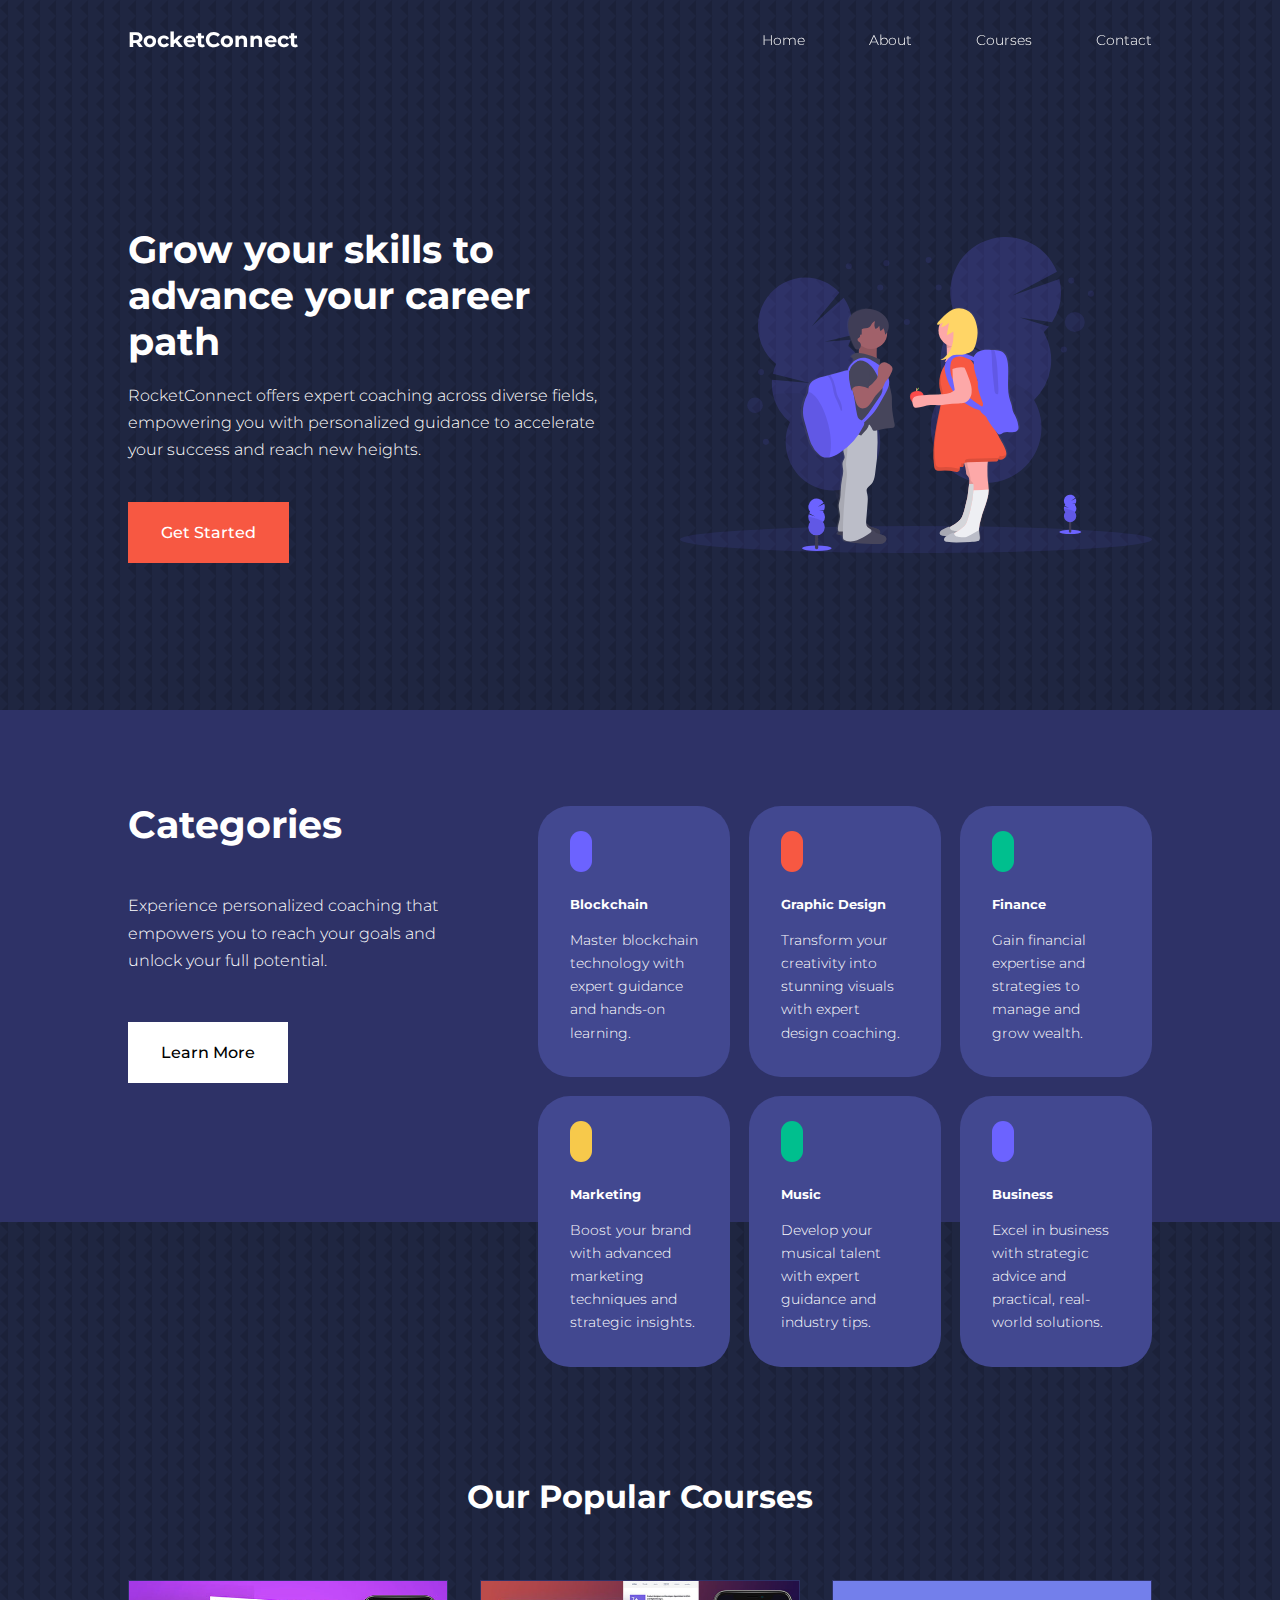
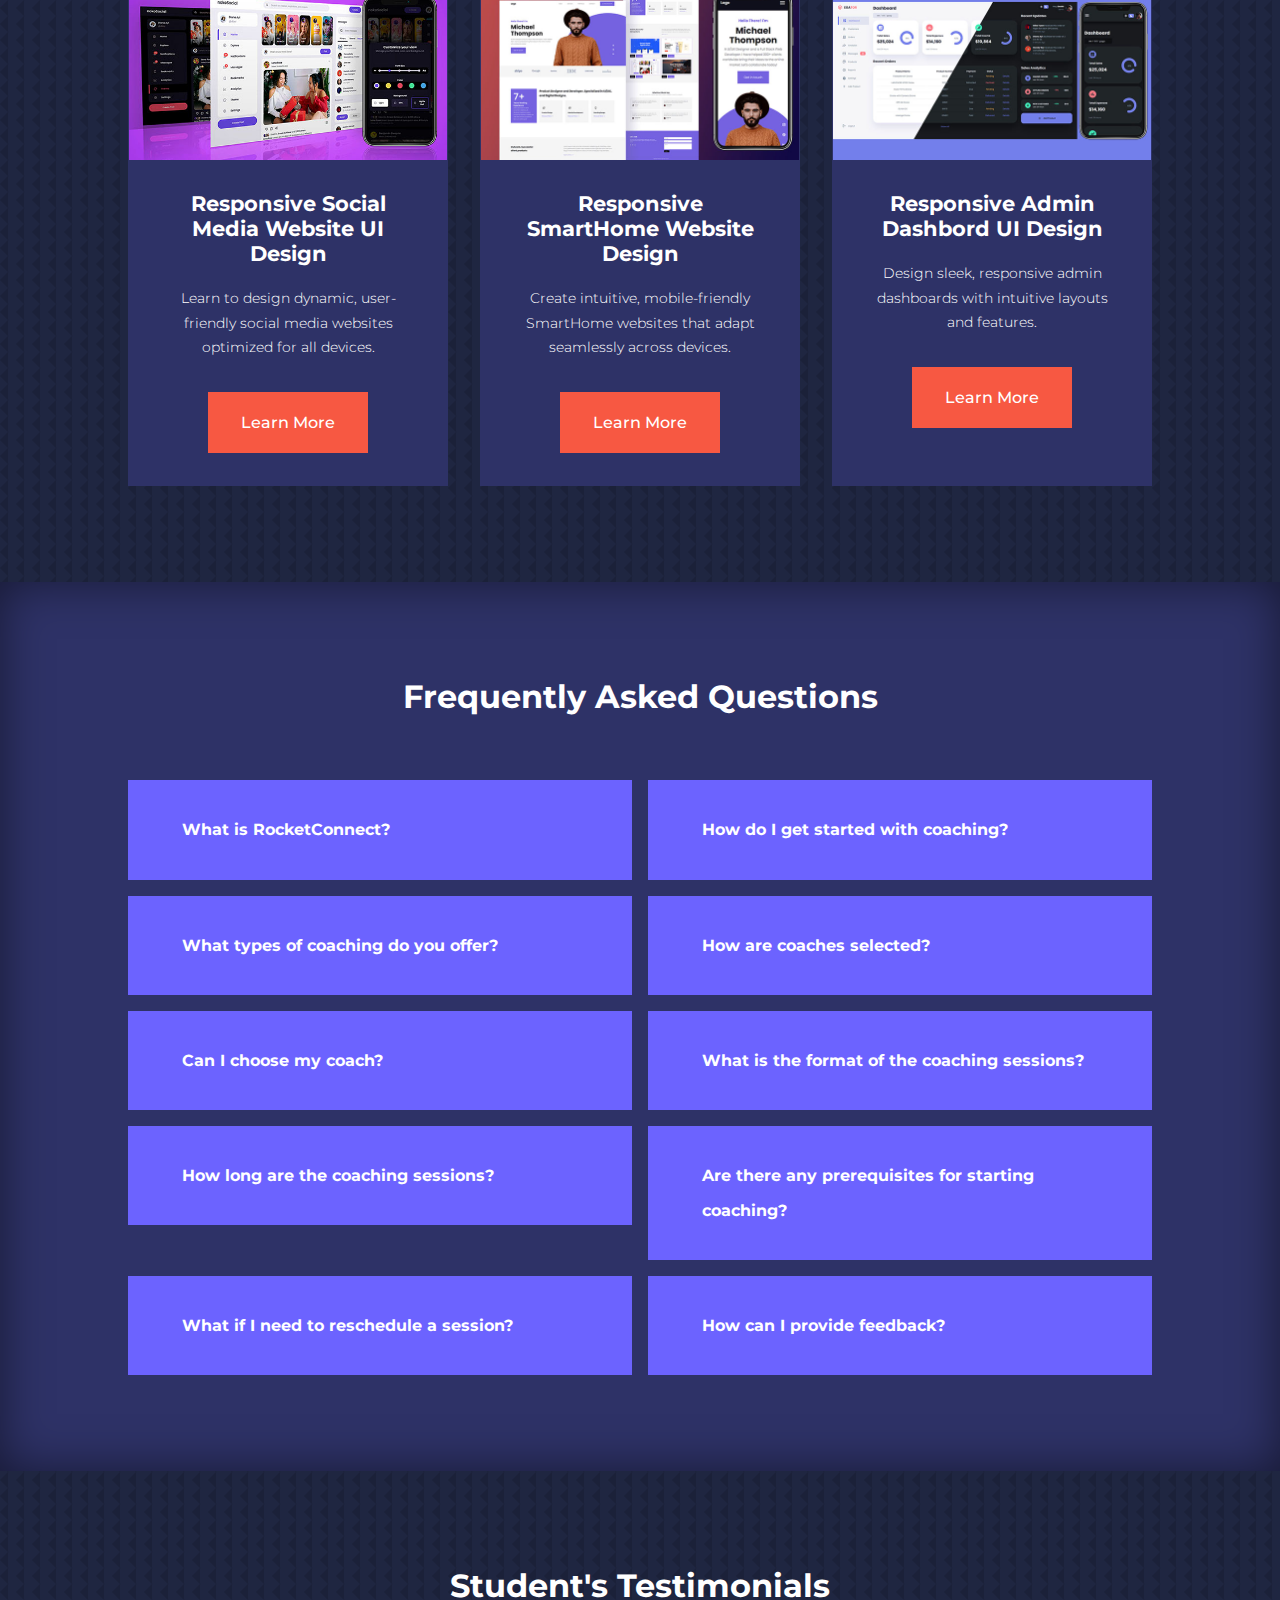
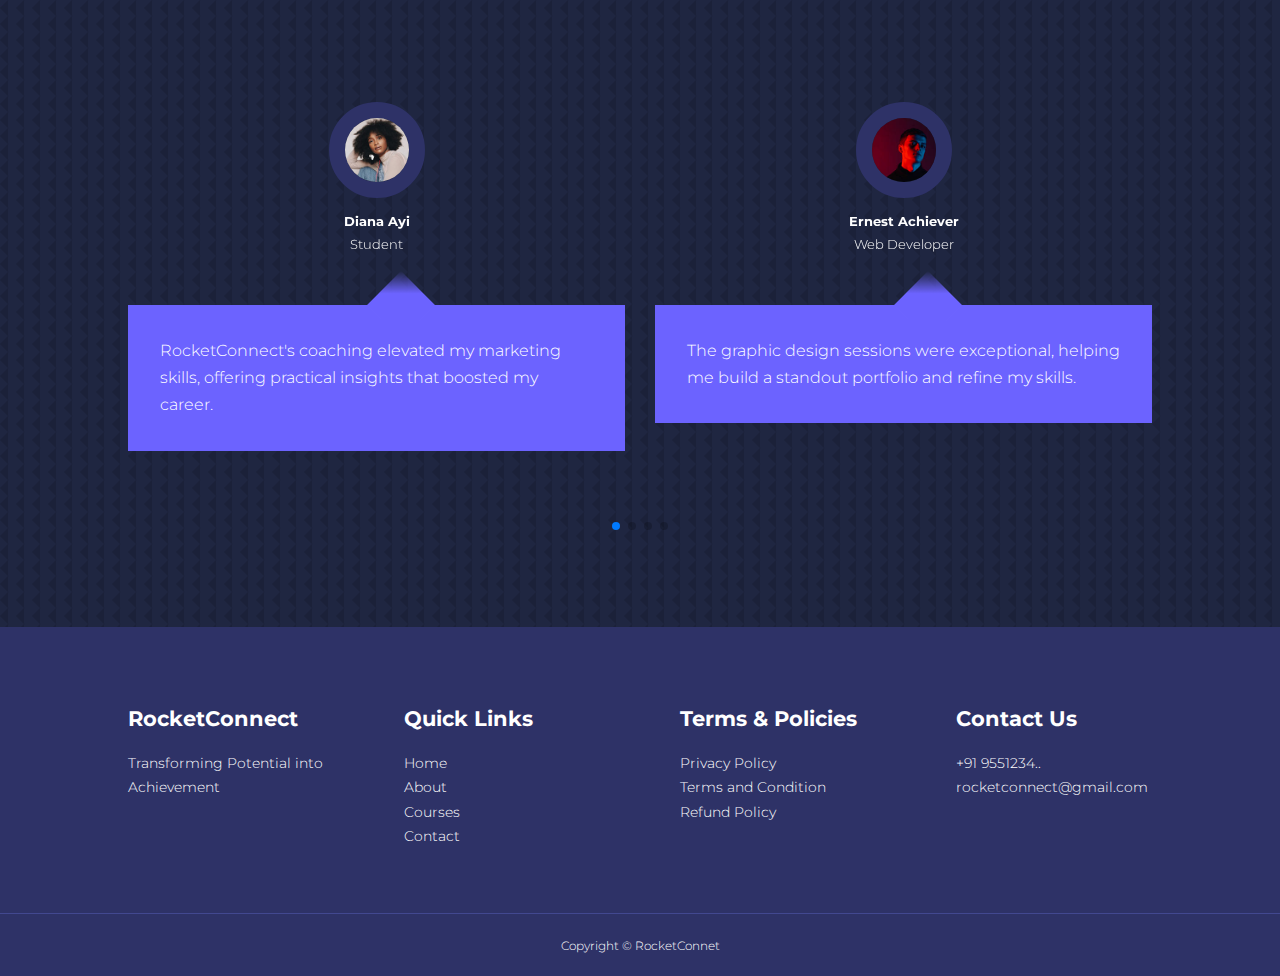
<file: index.html>
<!DOCTYPE html>
<html lang="en">

<head>
    <meta charset="UTF-8">
    <meta name="viewport" content="width=device-width, initial-scale=1.0">
    <title>RocketConnect</title>

    <!-- ICONSCOUT CDN -->
    <link rel="stylesheet" href="https://unicons.iconscout.com/release/v4.0.8/css/line.css">
    <!-- FONTAWESOME -->
    <link rel="stylesheet" href="https://cdnjs.cloudflare.com/ajax/libs/font-awesome/6.6.0/css/all.min.css"
        integrity="sha512-Kc323vGBEqzTmouAECnVceyQqyqdsSiqLQISBL29aUW4U/M7pSPA/gEUZQqv1cwx4OnYxTxve5UMg5GT6L4JJg=="
        crossorigin="anonymous" referrerpolicy="no-referrer" />
    <link rel="stylesheet" href="./css/style.css">
    <!-- GOOGLE FONTS (MONTSERRAT) -->
    <link rel="preconnect" href="https://fonts.googleapis.com">
    <link rel="preconnect" href="https://fonts.gstatic.com" crossorigin>
    <link href="https://fonts.googleapis.com/css2?family=Montserrat:ital,wght@0,100..900;1,100..900&display=swap"
        rel="stylesheet">
    <!-- SWIPER JS -->
    <link rel="stylesheet" href="https://cdn.jsdelivr.net/npm/swiper@11/swiper-bundle.min.css" />
    <style>
        body{
            background-image: url("./images/bg-texture.png");
        }
    </style>
</head>

<body>
    <nav>
        <div class="container nav__container">
            <a href="index.html">
                <h4>RocketConnect</h4>
            </a>
            <ul class="nav__menu">
                <li><a href="index.html">Home</a></li>
                <li><a href="about.html">About</a></li>
                <li><a href="courses.html">Courses</a></li>
                <li><a href="contact.html">Contact</a></li>
            </ul>
            <button id="open-menu-btn"><i class="fa-solid fa-bars"></i></button>
            <button id="close-menu-btn"><i class="fa-solid fa-xmark"></i></button>
        </div>
    </nav>
    <!-- END OF NAVBAR -->




    <header>
        <div class="container header__container">
            <div class="header__left">
                <h1>Grow your skills to advance your career path</h1>
                <p>RocketConnect offers expert coaching across diverse fields, empowering you with personalized guidance to accelerate your success and reach new heights.</p>
                <a href="courses.html" class="btn btn-primary">Get Started</a>
            </div>
            <div class="header__right">
                <div class="header__right-image">
                    <img src="./images/header.svg" alt="LOL">
                </div>
            </div>
        </div>
    </header>
    <!-- END OF HEADER -->




    <section class="categories">
        <div class="container categories__container">
            <div class="categories__left">
                <h1>Categories</h1>
                <p> Experience personalized coaching that empowers you to reach your goals and unlock your full potential.</p>
                <a href="#" class="btn">Learn More</a>
            </div>
            <div class="categories__right">
                <article class="category">
                    <span class="category__icon"><i class="fa-brands fa-bitcoin"></i></span>
                    <h5>Blockchain</h5>
                    <p>Master blockchain technology with expert guidance and hands-on learning.</p>
                </article>

                <article class="category">
                    <span class="category__icon"><i class="fa-solid fa-palette"></i></span>
                    <h5>Graphic Design</h5>
                    <p>Transform your creativity into stunning visuals with expert design coaching.</p>
                </article>

                <article class="category">
                    <span class="category__icon"><i class="fa-solid fa-indian-rupee-sign"></i></span>
                    <h5>Finance</h5>
                    <p>Gain financial expertise and strategies to manage and grow wealth.</p>
                </article>

                <article class="category">
                    <span class="category__icon"><i class="fa-solid fa-chart-simple"></i></span>
                    <h5>Marketing</h5>
                    <p>Boost your brand with advanced marketing techniques and strategic insights.</p>
                </article>

                <article class="category">
                    <span class="category__icon"><i class="fa-solid fa-music"></i></span>
                    <h5>Music</h5>
                    <p>Develop your musical talent with expert guidance and industry tips.</p>
                </article>

                <article class="category">
                    <span class="category__icon"><i class="fa-solid fa-briefcase"></i></span>
                    <h5>Business</h5>
                    <p>Excel in business with strategic advice and practical, real-world solutions.</p>
                </article>
            </div>
        </div>
    </section>
    <!-- END OF CATEGORIES -->



    <section class="courses">
        <h2>Our Popular Courses</h2>
        <div class="container courses__container">
            <article class="course">
                <div class="course_image">
                    <img src="./images/course1.jpg">
                </div>
                <div class="course__info">
                    <h4>Responsive Social Media Website UI Design</h4>
                    <p>
                        Learn to design dynamic, user-friendly social media websites optimized for all devices.
                    </p>
                    <a href="course.html" class="btn btn-primary">Learn More</a>
                </div>
            </article>

            <article class="course">
                <div class="course_image">
                    <img src="./images/course2.jpg">
                </div>
                <div class="course__info">
                    <h4>Responsive SmartHome Website Design</h4>
                    <p>
                        Create intuitive, mobile-friendly SmartHome websites that adapt seamlessly across devices.
                    </p>
                    <a href="course.html" class="btn btn-primary">Learn More</a>
                </div>
            </article>

            <article class="course">
                <div class="course_image">
                    <img src="./images/course3.jpg">
                </div>
                <div class="course__info">
                    <h4>Responsive Admin Dashbord UI Design</h4>
                    <p>
                        Design sleek, responsive admin dashboards with intuitive layouts and features.
                    </p>
                    <a href="course.html" class="btn btn-primary">Learn More</a>
                </div>
            </article>
        </div>
    </section>
    <!-- END OF COURSES -->







    <section class="faqs">
        <h2>Frequently Asked Questions</h2>
        <div class="container faqs__container">
            <article class="faq">
                <div class="faq__icon"><i class="fa-solid fa-plus"></i></div>
                <div class="question__answer">
                    <h4>What is RocketConnect?</h4>
                    <p>
                        RocketConnect is an online platform offering expert coaching across various fields, including blockchain, graphic design, finance, marketing, music, and business. Our personalized guidance aims to help you achieve your goals and elevate your skills.

                    </p>
                </div>
            </article>

            <article class="faq">
                <div class="faq__icon"><i class="fa-solid fa-plus"></i></div>
                <div class="question__answer">
                    <h4>How do I get started with coaching?</h4>
                    <p>
                        Simply choose the category you’re interested in, browse our coaching options, and sign up for a session that fits your needs. You can start with a free consultation or directly book a coaching package.
                    </p>
                </div>
            </article>

            <article class="faq">
                <div class="faq__icon"><i class="fa-solid fa-plus"></i></div>
                <div class="question__answer">
                    <h4>What types of coaching do you offer?</h4>
                    <p>
                        We offer one-on-one coaching, group sessions, and specialized workshops tailored to each category. Whether you need personalized advice or skill development, we have options to suit your goals.

                    </p>
                </div>
            </article>

            <article class="faq">
                <div class="faq__icon"><i class="fa-solid fa-plus"></i></div>
                <div class="question__answer">
                    <h4>How are coaches selected?</h4>
                    <p>
                        Our coaches are selected based on their expertise, industry experience, and teaching skills. We ensure they have a proven track record and can provide valuable insights and practical knowledge.

                    </p>
                </div>
            </article>

            <article class="faq">
                <div class="faq__icon"><i class="fa-solid fa-plus"></i></div>
                <div class="question__answer">
                    <h4>Can I choose my coach?</h4>
                    <p>
                        Yes, you can view profiles of our coaches and choose one whose expertise aligns with your needs. If you need help deciding, our team can assist in matching you with the right coach.
                    </p>
                </div>
            </article>

            <article class="faq">
                <div class="faq__icon"><i class="fa-solid fa-plus"></i></div>
                <div class="question__answer">
                    <h4>What is the format of the coaching sessions?</h4>
                    <p>
                        Coaching sessions are available in various formats, including virtual meetings, phone calls, or in-person (where applicable). You can choose the format that best fits your schedule and preferences.
                    </p>
                </div>
            </article>

            <article class="faq">
                <div class="faq__icon"><i class="fa-solid fa-plus"></i></div>
                <div class="question__answer">
                    <h4>How long are the coaching sessions?</h4>
                    <p>
                        Session lengths vary based on the package you choose, typically ranging from 30 minutes to 2 hours. Details are provided when you book a session.
                    </p>
                </div>
            </article>

            <article class="faq">
                <div class="faq__icon"><i class="fa-solid fa-plus"></i></div>
                <div class="question__answer">
                    <h4>Are there any prerequisites for starting coaching?</h4>
                    <p>
                        No specific prerequisites are required. Whether you're a beginner or have some experience, our coaching is designed to meet you where you are and help you progress from there.
                    </p>
                </div>
            </article>

            <article class="faq">
                <div class="faq__icon"><i class="fa-solid fa-plus"></i></div>
                <div class="question__answer">
                    <h4>What if I need to reschedule a session?</h4>
                    <p>
                        If you need to reschedule, please contact us at least 24 hours in advance. We’ll work with you to find a new time that fits your schedule.
                    </p>
                </div>
            </article>

            <article class="faq">
                <div class="faq__icon"><i class="fa-solid fa-plus"></i></div>
                <div class="question__answer">
                    <h4>How can I provide feedback?</h4>
                    <p>
                        We welcome your feedback! After your session, you’ll have the opportunity to leave a review. You can also reach out to us directly through our contact page to share your thoughts and suggestions.
                    </p>
                </div>
            </article>
        </div>
    </section>
    <!-- END OF FAQs -->




    <section class="container testimonials__container mySwiper">
        <h2>Student's Testimonials</h2>
        <div class="swiper-wrapper">
            <article class="testimonial swiper-slide">
                <div class="avatar">
                    <img src="./images/avatar1.jpg" alt="LOL">
                </div>
                <div class="testimonial__info">
                    <h5>Diana Ayi</h5>
                    <small>Student</small>
                </div>
                <div class="testimonial__body">
                    <p>
                        RocketConnect's coaching elevated my marketing skills, offering practical insights that boosted my career.
                    </p>
                </div>
            </article>

            <article class="testimonial swiper-slide">
                <div class="avatar">
                    <img src="./images/avatar2.jpg" alt="LOL">
                </div>
                <div class="testimonial__info">
                    <h5>Ernest Achiever</h5>
                    <small>Web Developer</small>
                </div>
                <div class="testimonial__body">
                    <p>
                        The graphic design sessions were exceptional, helping me build a standout portfolio and refine my skills.
                    </p>
                </div>
            </article>

            <article class="testimonial swiper-slide">
                <div class="avatar">
                    <img src="./images/avatar3.jpg" alt="LOL">
                </div>
                <div class="testimonial__info">
                    <h5>Edem Quest</h5>
                    <small>Student</small>
                </div>
                <div class="testimonial__body">
                    <p>
                        The blockchain coaching was clear and practical, enhancing my expertise and confidence in the field.
                    </p>
                </div>
            </article>

            <article class="testimonial swiper-slide">
                <div class="avatar">
                    <img src="./images/avatar4.jpg" alt="LOL">
                </div>
                <div class="testimonial__info">
                    <h5>Sophia</h5>
                    <small>Student</small>
                </div>
                <div class="testimonial__body">
                    <p>
                        Business coaching gave me actionable strategies that boosted my startup’s growth.
                    </p>
                </div>
            </article>

            <article class="testimonial swiper-slide">
                <div class="avatar">
                    <img src="./images/avatar5.jpg" alt="LOL">
                </div>
                <div class="testimonial__info">
                    <h5>Jane</h5>
                    <small>Student</small>
                </div>
                <div class="testimonial__body">
                    <p>
                        Finance coaching provided insights that helped me make better investment decisions.
                    </p>
                </div>
            </article>
        </div>
        <div class="swiper-pagination"></div>
    </section>
    <!--      END  OF TESTIMONIALS        -->









    <footer>
        <div class="container footer__container">
            <div class="footer__1">
                <a href="index.html" class="footer__logo"><h4>RocketConnect</h4></a>
                <p>
                    Transforming Potential into Achievement
                </p>
            </div>

            <div class="footer__2">
                <h4>Quick Links</h4>
                <ul class="permalinks">
                    <li><a href="index.html">Home</a></li>
                    <li><a href="about.html">About</a></li>
                    <li><a href="courses.html">Courses</a></li>
                    <li><a href="contact.html">Contact</a></li>
                </ul>
            </div>

            <div class="footer__3">
                <h4>Terms & Policies</h4>
                <ul class="privacy">
                    <li><a href="#">Privacy Policy</a></li>
                    <li><a href="#">Terms and Condition</a></li>
                    <li><a href="#">Refund Policy</a></li>
                </ul>
            </div>

            <div class="footer__4">
                <h4>Contact Us</h4>
                <div>
                    <p>+91 9551234..</p>
                    <p>rocketconnect@gmail.com</p>
                </div>

                <ul class="footer__socials">
                    <li>
                        <a href="#"><i class="fa-brands fa-facebook"></i></a>
                    </li>
                    <li>
                        <a href="#"><i class="fa-brands fa-instagram"></i></a>
                    </li>
                    <li>
                        <a href="#"><i class="fa-brands fa-x-twitter"></i></a>
                    </li>
                    <li>
                        <a href="#"><i class="fa-brands fa-linkedin-in"></i></a>
                    </li>
                </ul>
            </div>

        </div>
        <div class="footer__copyright">
            <small>Copyright &copy; RocketConnet</small>
        </div>
    </footer>








    <script src="https://cdn.jsdelivr.net/npm/swiper@11/swiper-bundle.min.js"></script>
    <script src="./main.js"></script>

    <script>
        var swiper = new Swiper(".mySwiper", {
            slidesPerView: 1,
            spaceBetween: 30,
            pagination: {
                el: ".swiper-pagination",
                clickable: true,
            },
            // window width >= 600px
            breakpoints:{
                600:{
                    slidesPerView: 2
                }
            }
        });
    </script>

</body>

</html>
</file>
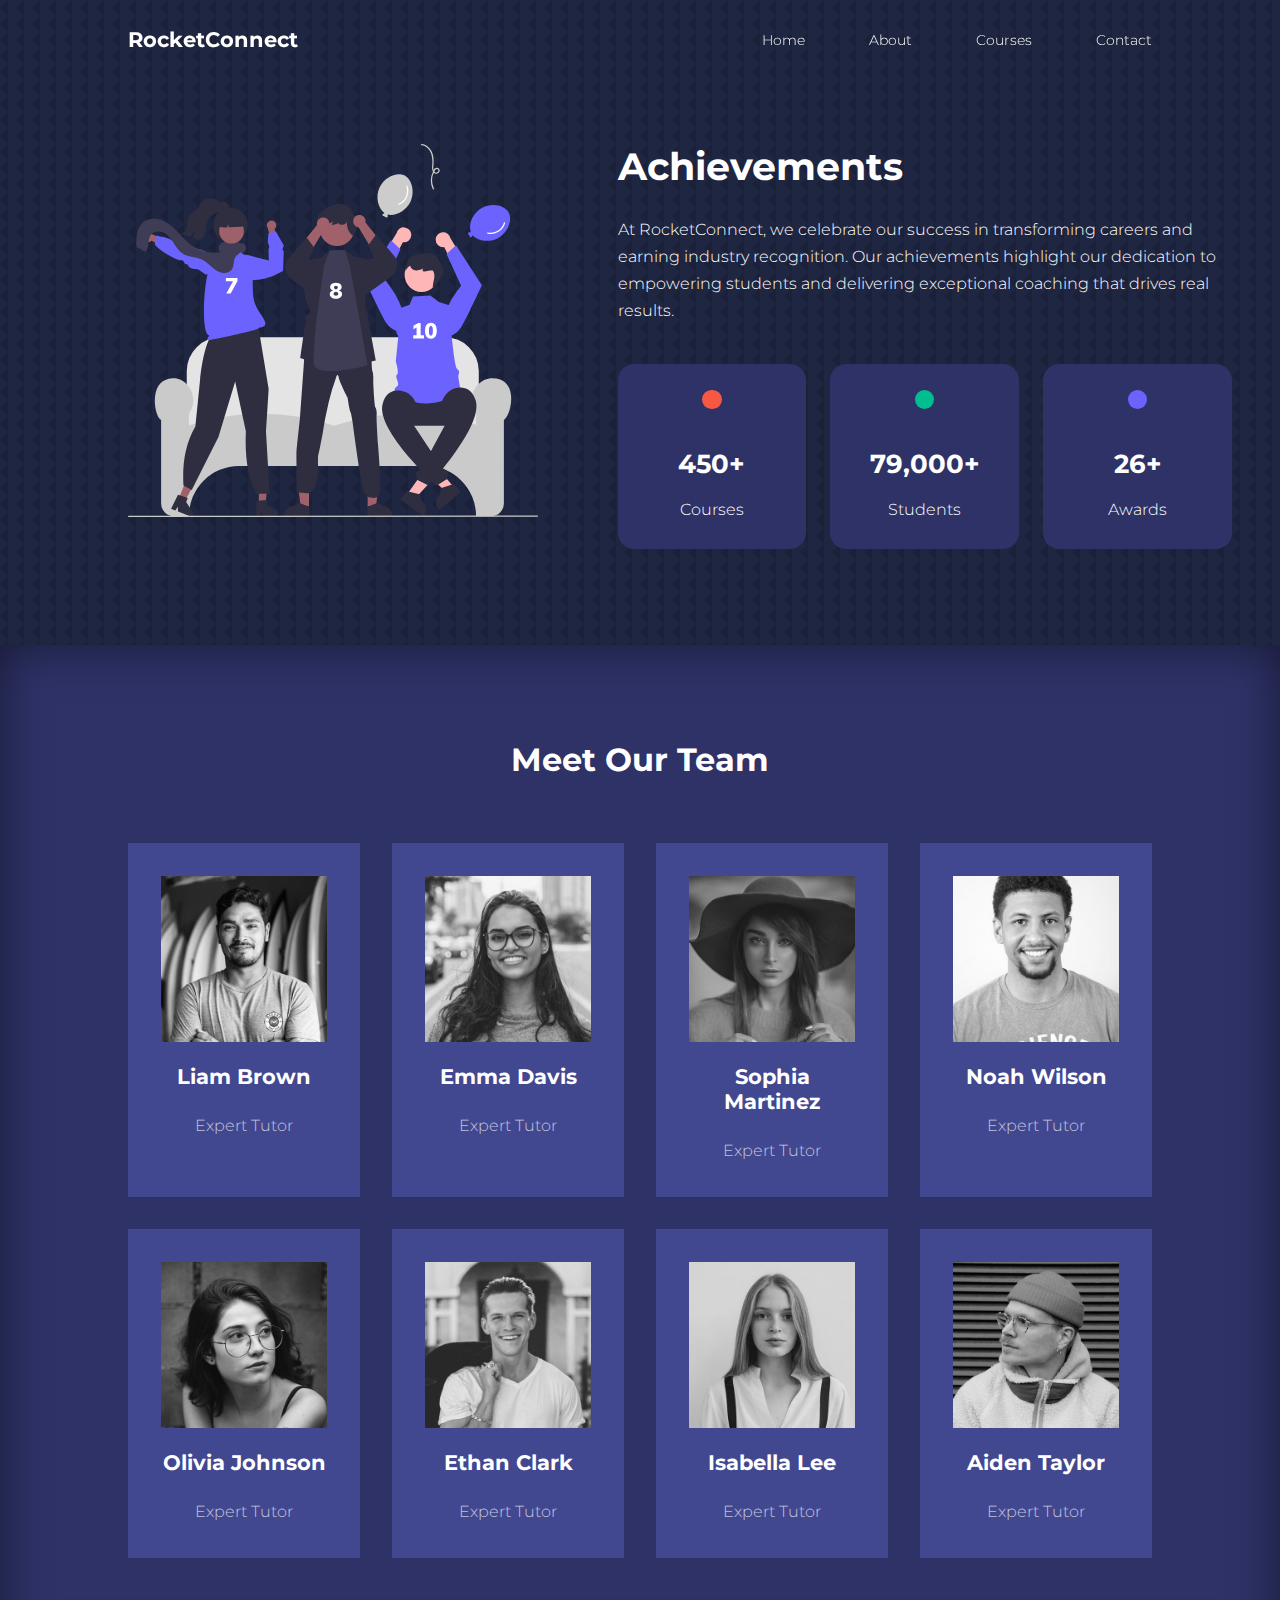
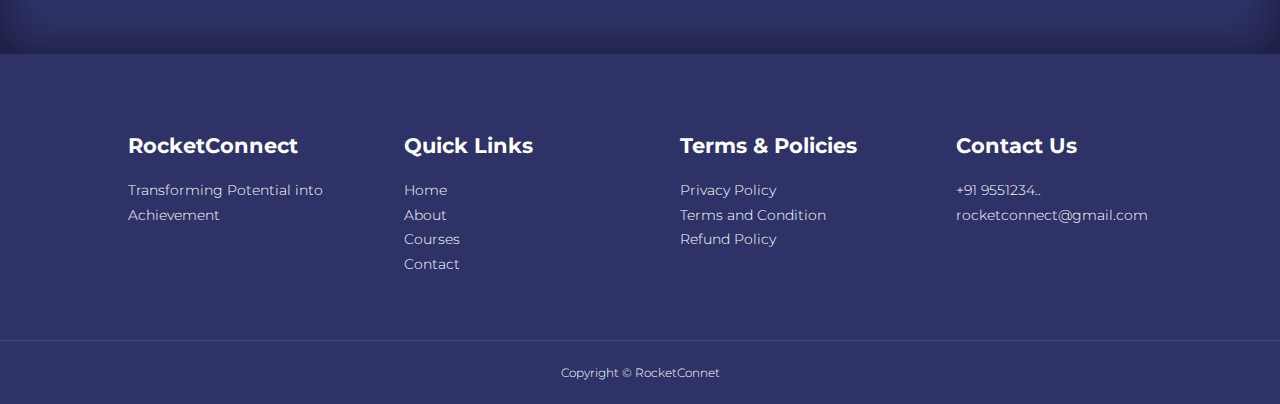
<file: about.html>
<!DOCTYPE html>
<html lang="en">

<head>
    <meta charset="UTF-8">
    <meta name="viewport" content="width=device-width, initial-scale=1.0">
    <title>RocketConnect</title>

    <!-- ICONSCOUT CDN -->
    <link rel="stylesheet" href="https://unicons.iconscout.com/release/v4.0.8/css/line.css">
    <!-- FONTAWESOME -->
    <link rel="stylesheet" href="https://cdnjs.cloudflare.com/ajax/libs/font-awesome/6.6.0/css/all.min.css"
        integrity="sha512-Kc323vGBEqzTmouAECnVceyQqyqdsSiqLQISBL29aUW4U/M7pSPA/gEUZQqv1cwx4OnYxTxve5UMg5GT6L4JJg=="
        crossorigin="anonymous" referrerpolicy="no-referrer" />
    <link rel="stylesheet" href="./css/style.css">
    <link rel="stylesheet" href="./css/about.css">
    <!-- GOOGLE FONTS (MONTSERRAT) -->
    <link rel="preconnect" href="https://fonts.googleapis.com">
    <link rel="preconnect" href="https://fonts.gstatic.com" crossorigin>
    <link href="https://fonts.googleapis.com/css2?family=Montserrat:ital,wght@0,100..900;1,100..900&display=swap"
        rel="stylesheet">
    <style>
        body {
            background-image: url("./images/bg-texture.png");
        }
    </style>
</head>

<body>
    <nav>
        <div class="container nav__container">
            <a href="index.html">
                <h4>RocketConnect</h4>
            </a>
            <ul class="nav__menu">
                <li><a href="index.html">Home</a></li>
                <li><a href="about.html">About</a></li>
                <li><a href="courses.html">Courses</a></li>
                <li><a href="contact.html">Contact</a></li>
            </ul>
            <button id="open-menu-btn"><i class="fa-solid fa-bars"></i></button>
            <button id="close-menu-btn"><i class="fa-solid fa-xmark"></i></button>
        </div>
    </nav>
    <!-- END OF NAVBAR -->




    <section class="about__achievements">
        <div class="container about__achievements-container">
            <div class="about__achievements-left">
                <img src="./images/about achievements.svg" alt="LOL">
            </div>

            <div class="about__achievements-right">
                <h1>Achievements</h1>
                <p>At RocketConnect, we celebrate our success in transforming careers and earning industry recognition.
                    Our achievements highlight our dedication to empowering students and delivering exceptional coaching
                    that drives real results.




                </p>
                <div class="achievements__cards">
                    <article class="achievement__card">
                        <span class="achievement__icon">
                            <i class="fa-solid fa-video"></i>
                        </span>
                        <h3>450+</h3>
                        <p>Courses</p>
                    </article>

                    <article class="achievement__card">
                        <span class="achievement__icon">
                            <i class="fa-solid fa-user"></i>
                        </span>
                        <h3>79,000+</h3>
                        <p>Students</p>
                    </article>

                    <article class="achievement__card">
                        <span class="achievement__icon">
                            <i class="fa-solid fa-award"></i>
                        </span>
                        <h3>26+</h3>
                        <p>Awards</p>
                    </article>
                </div>
            </div>
        </div>
    </section>
    <!-- END OF NAVBAR -->






    <section class="team">
        <h2>Meet Our Team</h2>
        <div class="container team__container">
            <article class="team__member">
                <div class="team__member-image">
                    <img src="./images/tm1.jpg" alt="LOL">
                </div>
                <div class="team__member-info">
                    <h4>Liam Brown</h4>
                    <p>Expert Tutor</p>
                </div>
                <div class="team__member-socials">
                    <a href="https://instagram.com" target="_blank"><i class="fa-brands fa-instagram"></i></a>
                    <a href="https://twitter.com" target="_blank"><i class="fa-brands fa-x-twitter"></i></a>
                    <a href="https://linkedin.com" target="_blank"><i class="fa-brands fa-linkedin-in"></i></a>
                </div>
            </article>

            <article class="team__member">
                <div class="team__member-image">
                    <img src="./images/tm2.jpg" alt="LOL">
                </div>
                <div class="team__member-info">
                    <h4>Emma Davis</h4>
                    <p>Expert Tutor</p>
                </div>
                <div class="team__member-socials">
                    <a href="https://instagram.com" target="_blank"><i class="fa-brands fa-instagram"></i></a>
                    <a href="https://twitter.com" target="_blank"><i class="fa-brands fa-x-twitter"></i></a>
                    <a href="https://linkedin.com" target="_blank"><i class="fa-brands fa-linkedin-in"></i></a>
                </div>
            </article>

            <article class="team__member">
                <div class="team__member-image">
                    <img src="./images/tm3.jpg" alt="LOL">
                </div>
                <div class="team__member-info">
                    <h4>Sophia Martinez</h4>
                    <p>Expert Tutor</p>
                </div>
                <div class="team__member-socials">
                    <a href="https://instagram.com" target="_blank"><i class="fa-brands fa-instagram"></i></a>
                    <a href="https://twitter.com" target="_blank"><i class="fa-brands fa-x-twitter"></i></a>
                    <a href="https://linkedin.com" target="_blank"><i class="fa-brands fa-linkedin-in"></i></a>
                </div>
            </article>

            <article class="team__member">
                <div class="team__member-image">
                    <img src="./images/tm4.jpg" alt="LOL">
                </div>
                <div class="team__member-info">
                    <h4>Noah Wilson</h4>
                    <p>Expert Tutor</p>
                </div>
                <div class="team__member-socials">
                    <a href="https://instagram.com" target="_blank"><i class="fa-brands fa-instagram"></i></a>
                    <a href="https://twitter.com" target="_blank"><i class="fa-brands fa-x-twitter"></i></a>
                    <a href="https://linkedin.com" target="_blank"><i class="fa-brands fa-linkedin-in"></i></a>
                </div>
            </article>

            <article class="team__member">
                <div class="team__member-image">
                    <img src="./images/tm5.jpg" alt="LOL">
                </div>
                <div class="team__member-info">
                    <h4>Olivia Johnson</h4>
                    <p>Expert Tutor</p>
                </div>
                <div class="team__member-socials">
                    <a href="https://instagram.com" target="_blank"><i class="fa-brands fa-instagram"></i></a>
                    <a href="https://twitter.com" target="_blank"><i class="fa-brands fa-x-twitter"></i></a>
                    <a href="https://linkedin.com" target="_blank"><i class="fa-brands fa-linkedin-in"></i></a>
                </div>
            </article>

            <article class="team__member">
                <div class="team__member-image">
                    <img src="./images/tm6.jpg" alt="LOL">
                </div>
                <div class="team__member-info">
                    <h4>Ethan Clark</h4>
                    <p>Expert Tutor</p>
                </div>
                <div class="team__member-socials">
                    <a href="https://instagram.com" target="_blank"><i class="fa-brands fa-instagram"></i></a>
                    <a href="https://twitter.com" target="_blank"><i class="fa-brands fa-x-twitter"></i></a>
                    <a href="https://linkedin.com" target="_blank"><i class="fa-brands fa-linkedin-in"></i></a>
                </div>
            </article>

            <article class="team__member">
                <div class="team__member-image">
                    <img src="./images/tm7.jpg" alt="LOL">
                </div>
                <div class="team__member-info">
                    <h4>Isabella Lee</h4>
                    <p>Expert Tutor</p>
                </div>
                <div class="team__member-socials">
                    <a href="https://instagram.com" target="_blank"><i class="fa-brands fa-instagram"></i></a>
                    <a href="https://twitter.com" target="_blank"><i class="fa-brands fa-x-twitter"></i></a>
                    <a href="https://linkedin.com" target="_blank"><i class="fa-brands fa-linkedin-in"></i></a>
                </div>
            </article>

            <article class="team__member">
                <div class="team__member-image">
                    <img src="./images/tm8.jpg" alt="LOL">
                </div>
                <div class="team__member-info">
                    <h4>Aiden Taylor</h4>
                    <p>Expert Tutor</p>
                </div>
                <div class="team__member-socials">
                    <a href="https://instagram.com" target="_blank"><i class="fa-brands fa-instagram"></i></a>
                    <a href="https://twitter.com" target="_blank"><i class="fa-brands fa-x-twitter"></i></a>
                    <a href="https://linkedin.com" target="_blank"><i class="fa-brands fa-linkedin-in"></i></a>
                </div>
            </article>
        </div>
    </section>
    <!-- END OF TITLE -->









    <footer>
        <div class="container footer__container">
            <div class="footer__1">
                <a href="index.html" class="footer__logo">
                    <h4>RocketConnect</h4>
                </a>
                <p>
                    Transforming Potential into Achievement
                </p>
            </div>

            <div class="footer__2">
                <h4>Quick Links</h4>
                <ul class="permalinks">
                    <li><a href="index.html">Home</a></li>
                    <li><a href="about.html">About</a></li>
                    <li><a href="courses.html">Courses</a></li>
                    <li><a href="contact.html">Contact</a></li>
                </ul>
            </div>

            <div class="footer__3">
                <h4>Terms & Policies</h4>
                <ul class="privacy">
                    <li><a href="#">Privacy Policy</a></li>
                    <li><a href="#">Terms and Condition</a></li>
                    <li><a href="#">Refund Policy</a></li>
                </ul>
            </div>

            <div class="footer__4">
                <h4>Contact Us</h4>
                <div>
                    <p>+91 9551234..</p>
                    <p>rocketconnect@gmail.com</p>
                </div>

                <ul class="footer__socials">
                    <li>
                        <a href="#"><i class="fa-brands fa-facebook"></i></a>
                    </li>
                    <li>
                        <a href="#"><i class="fa-brands fa-instagram"></i></a>
                    </li>
                    <li>
                        <a href="#"><i class="fa-brands fa-x-twitter"></i></a>
                    </li>
                    <li>
                        <a href="#"><i class="fa-brands fa-linkedin-in"></i></a>
                    </li>
                </ul>
            </div>

        </div>
        <div class="footer__copyright">
            <small>Copyright &copy; RocketConnet</small>
        </div>
    </footer>





    <script src="./main.js"></script>

</body>

</html>
</file>
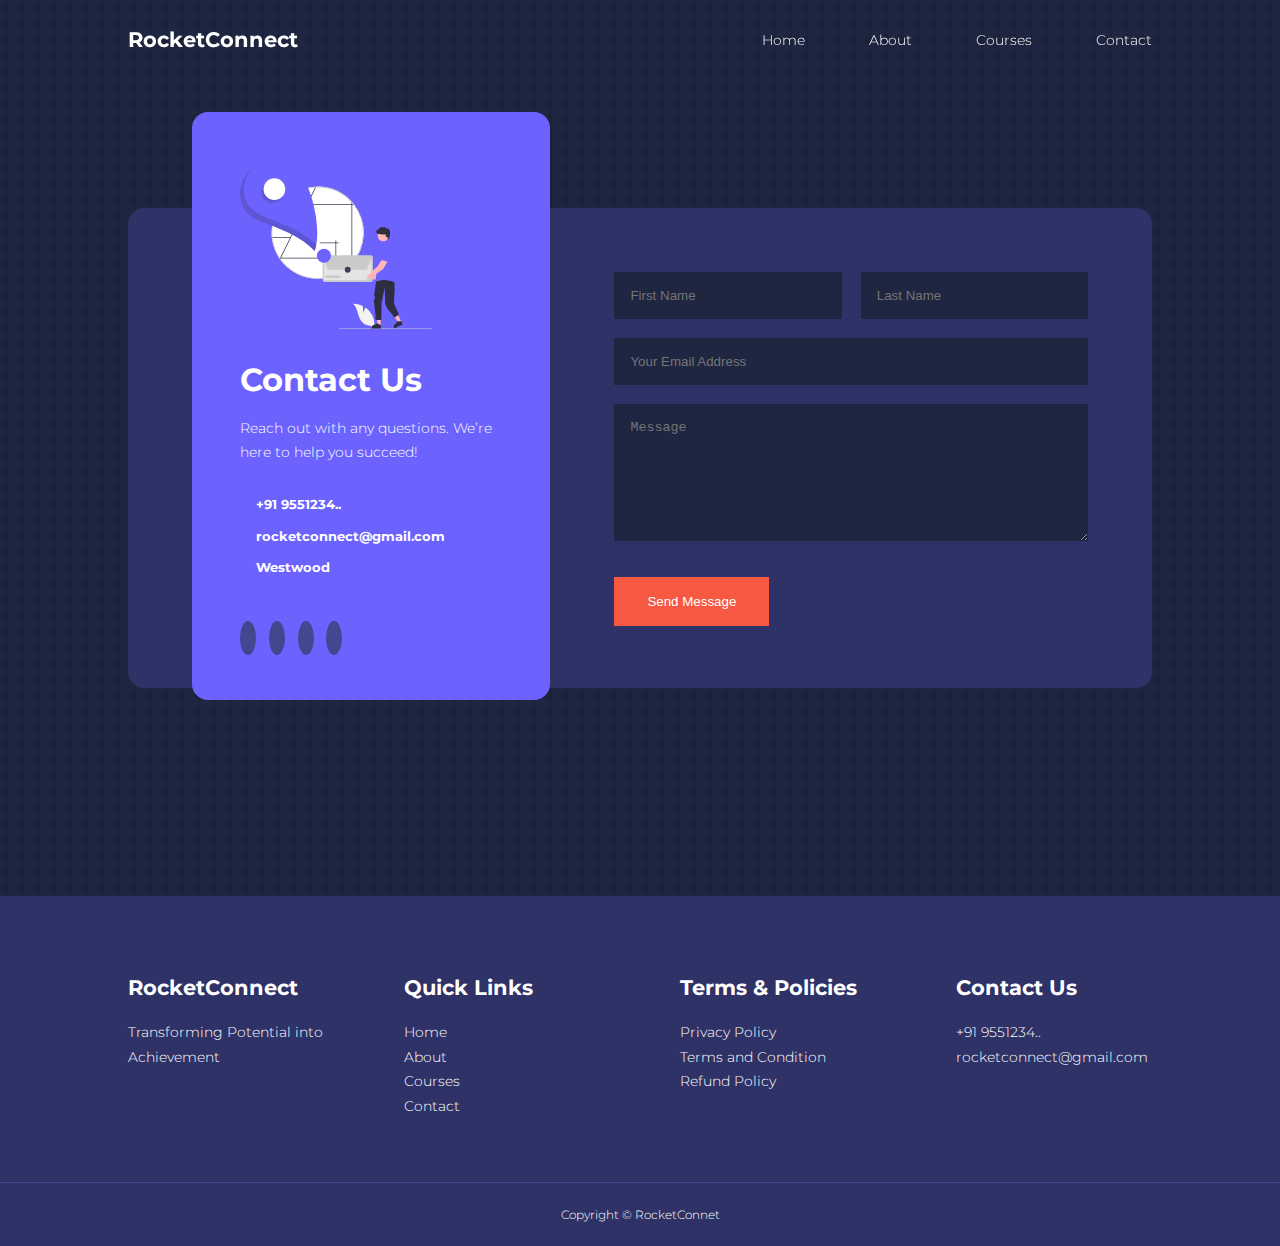
<file: contact.html>
<!DOCTYPE html>
<html lang="en">

<head>
    <meta charset="UTF-8">
    <meta name="viewport" content="width=device-width, initial-scale=1.0">
    <title>RocketConnect</title>

    <!-- ICONSCOUT CDN -->
    <link rel="stylesheet" href="https://unicons.iconscout.com/release/v4.0.8/css/line.css">
    <!-- FONTAWESOME -->
    <link rel="stylesheet" href="https://cdnjs.cloudflare.com/ajax/libs/font-awesome/6.6.0/css/all.min.css"
        integrity="sha512-Kc323vGBEqzTmouAECnVceyQqyqdsSiqLQISBL29aUW4U/M7pSPA/gEUZQqv1cwx4OnYxTxve5UMg5GT6L4JJg=="
        crossorigin="anonymous" referrerpolicy="no-referrer" />
    <link rel="stylesheet" href="./css/style.css">
    <link rel="stylesheet" href="./css/contact.css">
    <!-- GOOGLE FONTS (MONTSERRAT) -->
    <link rel="preconnect" href="https://fonts.googleapis.com">
    <link rel="preconnect" href="https://fonts.gstatic.com" crossorigin>
    <link href="https://fonts.googleapis.com/css2?family=Montserrat:ital,wght@0,100..900;1,100..900&display=swap"
        rel="stylesheet">
    <style>
        body {
            background-image: url("./images/bg-texture.png");
        }
    </style>
</head>

<body>
    <nav>
        <div class="container nav__container">
            <a href="index.html">
                <h4>RocketConnect</h4>
            </a>
            <ul class="nav__menu">
                <li><a href="index.html">Home</a></li>
                <li><a href="about.html">About</a></li>
                <li><a href="courses.html">Courses</a></li>
                <li><a href="contact.html">Contact</a></li>
            </ul>
            <button id="open-menu-btn"><i class="fa-solid fa-bars"></i></button>
            <button id="close-menu-btn"><i class="fa-solid fa-xmark"></i></button>
        </div>
    </nav>
    <!-- END OF NAVBAR -->







    <section class="contact">
        <div class="container contact__container">
            <aside class="contact__aside">
                <div class="aside__image">
                    <img src="./images/contact.svg" alt="LOL">
                </div>
                <h2>Contact Us</h2>
                <p>
                    Reach out with any questions. We’re here to help you succeed!
                </p>
                <ul class="contact__details">
                    <li>
                        <i class="fa-solid fa-phone"></i>
                        <h5>+91 9551234..</h5>
                    </li>
                    <li>
                        <i class="fa-solid fa-envelope"></i>
                        <h5>rocketconnect@gmail.com</h5>
                    </li>
                    <li>
                        <i class="fa-solid fa-location-pin"></i>
                        <h5>Westwood</h5>
                    </li>
                </ul>
                <ul class="contact__socials">
                    <li><a href="https://facebook.com"><i class="fa-brands fa-facebook-f"></i></a></li>
                    <li><a href="https://instagram.com"><i class="fa-brands fa-instagram"></i></a></li>
                    <li><a href="https://twitter.com"><i class="fa-brands fa-x-twitter"></i></a></li>
                    <li><a href="https://linkedin.com"><i class="fa-brands fa-linkedin-in"></i></a></li>
                </ul>
            </aside>



            <form action="https://formspree.io/f/mzzpywko" method="POST" class="contact__form">
                <div class="form__name">
                    <input type="text" name="First Name" placeholder="First Name" required>
                    <input type="text" name="Last Name" placeholder="Last Name" required>
                </div>
                <input type="email" name="Email Address" placeholder="Your Email Address" required>
                <textarea name="Message" rows="7" placeholder="Message" required></textarea>
                <button type="submit" class="btn btn-primary">Send Message</button>
            </form>


        </div>
    </section>









    <footer>
        <div class="container footer__container">
            <div class="footer__1">
                <a href="index.html" class="footer__logo">
                    <h4>RocketConnect</h4>
                </a>
                <p>
                    Transforming Potential into Achievement
                </p>
            </div>

            <div class="footer__2">
                <h4>Quick Links</h4>
                <ul class="permalinks">
                    <li><a href="index.html">Home</a></li>
                    <li><a href="about.html">About</a></li>
                    <li><a href="courses.html">Courses</a></li>
                    <li><a href="contact.html">Contact</a></li>
                </ul>
            </div>

            <div class="footer__3">
                <h4>Terms & Policies</h4>
                <ul class="privacy">
                    <li><a href="#">Privacy Policy</a></li>
                    <li><a href="#">Terms and Condition</a></li>
                    <li><a href="#">Refund Policy</a></li>
                </ul>
            </div>

            <div class="footer__4">
                <h4>Contact Us</h4>
                <div>
                    <p>+91 9551234..</p>
                    <p>rocketconnect@gmail.com</p>
                </div>

                <ul class="footer__socials">
                    <li>
                        <a href="#"><i class="fa-brands fa-facebook"></i></a>
                    </li>
                    <li>
                        <a href="#"><i class="fa-brands fa-instagram"></i></a>
                    </li>
                    <li>
                        <a href="#"><i class="fa-brands fa-x-twitter"></i></a>
                    </li>
                    <li>
                        <a href="#"><i class="fa-brands fa-linkedin-in"></i></a>
                    </li>
                </ul>
            </div>

        </div>
        <div class="footer__copyright">
            <small>Copyright &copy; RocketConnet</small>
        </div>
    </footer>





    <script src="./main.js"></script>

</body>

</html>
</file>
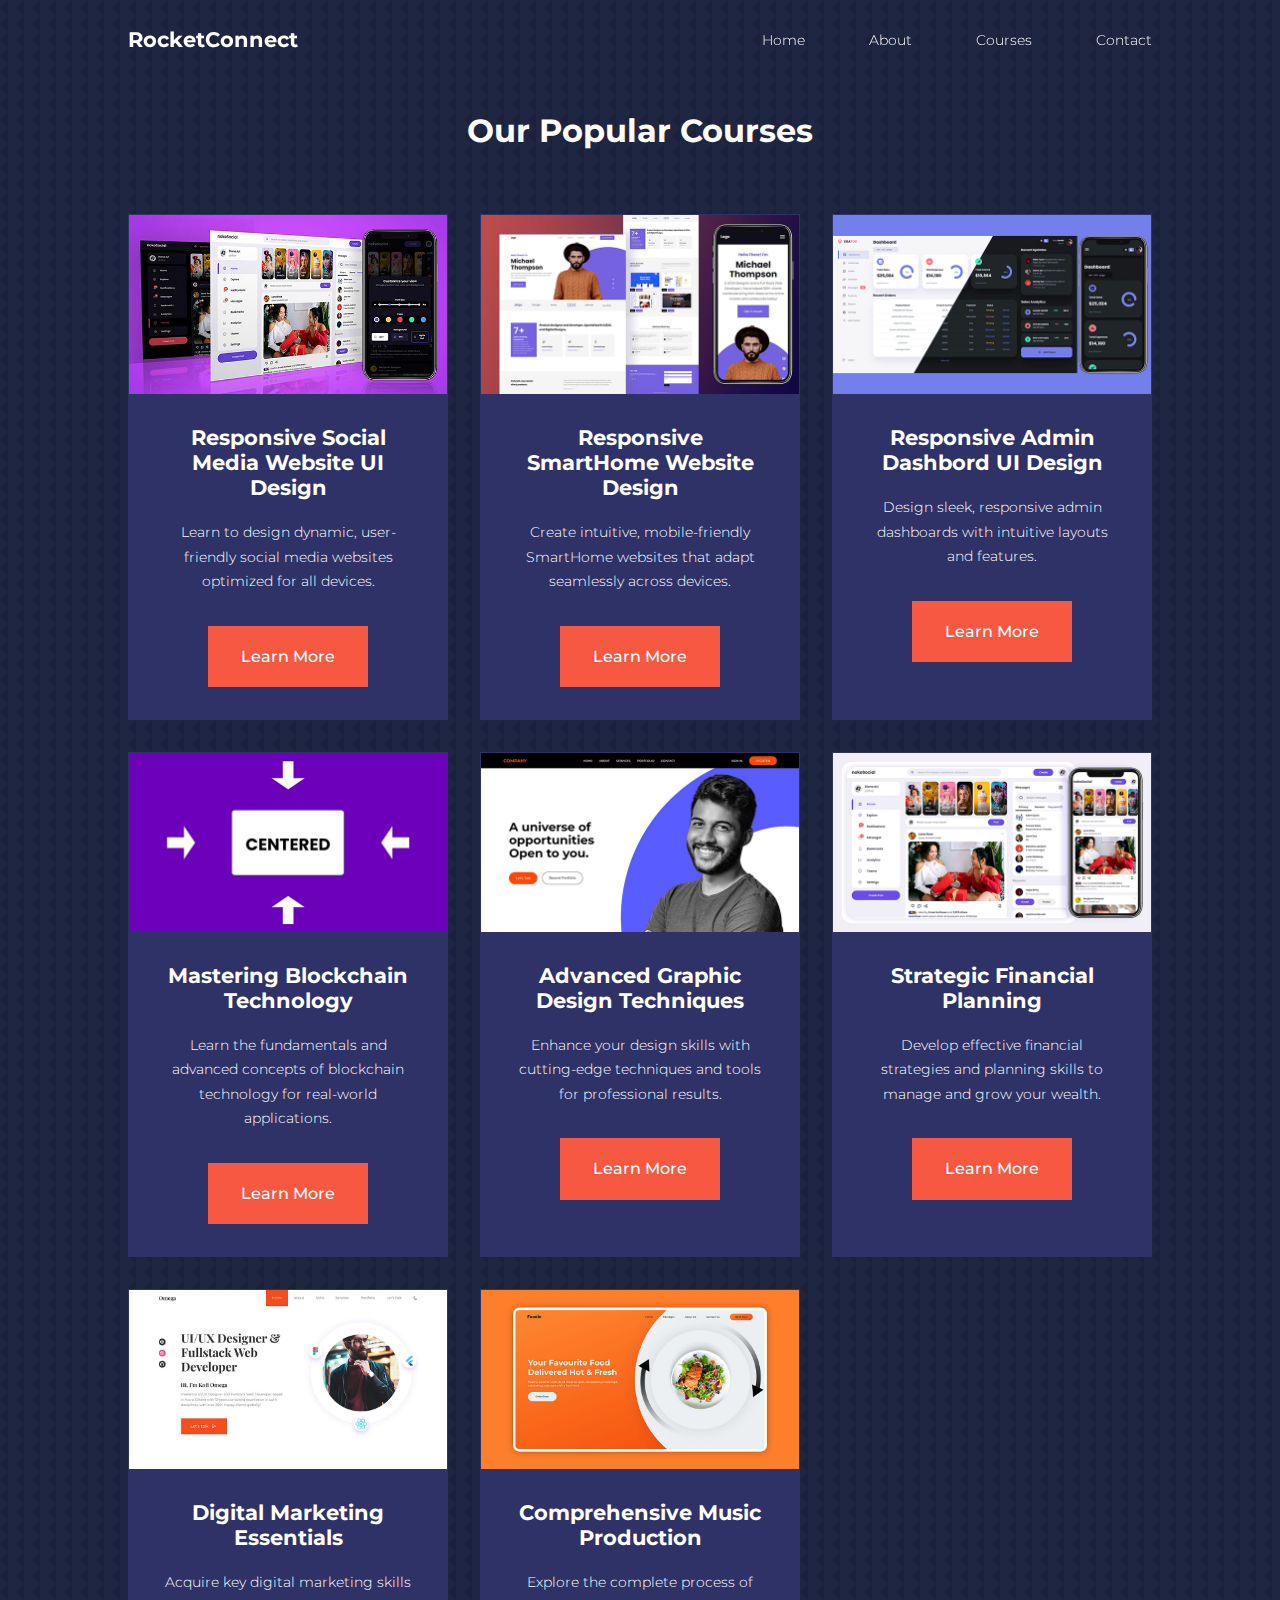
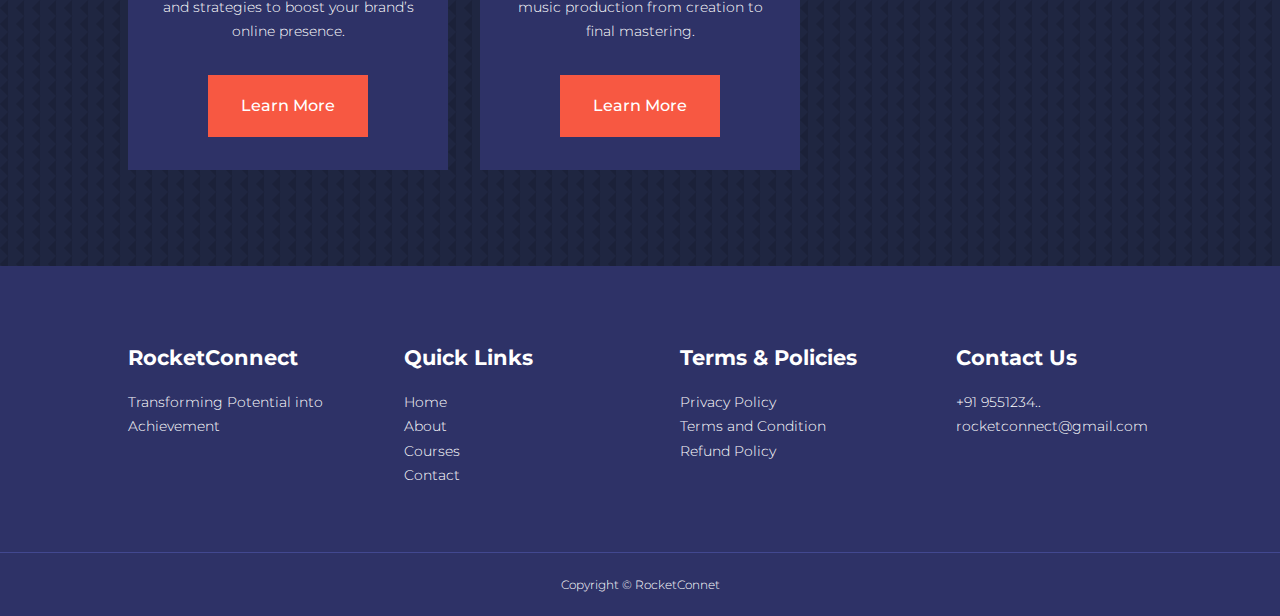
<file: courses.html>
<!DOCTYPE html>
<html lang="en">

<head>
    <meta charset="UTF-8">
    <meta name="viewport" content="width=device-width, initial-scale=1.0">
    <title>RocketConnect</title>

    <!-- ICONSCOUT CDN -->
    <link rel="stylesheet" href="https://unicons.iconscout.com/release/v4.0.8/css/line.css">
    <!-- FONTAWESOME -->
    <link rel="stylesheet" href="https://cdnjs.cloudflare.com/ajax/libs/font-awesome/6.6.0/css/all.min.css"
        integrity="sha512-Kc323vGBEqzTmouAECnVceyQqyqdsSiqLQISBL29aUW4U/M7pSPA/gEUZQqv1cwx4OnYxTxve5UMg5GT6L4JJg=="
        crossorigin="anonymous" referrerpolicy="no-referrer" />
    <link rel="stylesheet" href="./css/style.css">
    <!-- <link rel="stylesheet" href="./css/about.css"> -->
    <!-- GOOGLE FONTS (MONTSERRAT) -->
    <link rel="preconnect" href="https://fonts.googleapis.com">
    <link rel="preconnect" href="https://fonts.gstatic.com" crossorigin>
    <link href="https://fonts.googleapis.com/css2?family=Montserrat:ital,wght@0,100..900;1,100..900&display=swap"
        rel="stylesheet">
    <style>
        body {
            background-image: url("./images/bg-texture.png");
        }

        .courses {
            margin-top: 1rem;
        }
    </style>
</head>

<body>
    <nav>
        <div class="container nav__container">
            <a href="index.html">
                <h4>RocketConnect</h4>
            </a>
            <ul class="nav__menu">
                <li><a href="index.html">Home</a></li>
                <li><a href="about.html">About</a></li>
                <li><a href="courses.html">Courses</a></li>
                <li><a href="contact.html">Contact</a></li>
            </ul>
            <button id="open-menu-btn"><i class="fa-solid fa-bars"></i></button>
            <button id="close-menu-btn"><i class="fa-solid fa-xmark"></i></button>
        </div>
    </nav>
    <!-- END OF NAVBAR -->












    <section class="courses">
        <h2>Our Popular Courses</h2>
        <div class="container courses__container">
            <article class="course">
                <div class="course_image">
                    <img src="./images/course1.jpg">
                </div>
                <div class="course__info">
                    <h4>Responsive Social Media Website UI Design</h4>
                    <p>
                        Learn to design dynamic, user-friendly social media websites optimized for all devices.
                    </p>
                    <a href="course.html" class="btn btn-primary">Learn More</a>
                </div>
            </article>

            <article class="course">
                <div class="course_image">
                    <img src="./images/course2.jpg">
                </div>
                <div class="course__info">
                    <h4>Responsive SmartHome Website Design</h4>
                    <p>
                        Create intuitive, mobile-friendly SmartHome websites that adapt seamlessly across devices.
                    </p>
                    <a href="course.html" class="btn btn-primary">Learn More</a>
                </div>
            </article>

            <article class="course">
                <div class="course_image">
                    <img src="./images/course3.jpg">
                </div>
                <div class="course__info">
                    <h4>Responsive Admin Dashbord UI Design</h4>
                    <p>
                        Design sleek, responsive admin dashboards with intuitive layouts and features.
                    </p>
                    <a href="course.html" class="btn btn-primary">Learn More</a>
                </div>
            </article>

            <article class="course">
                <div class="course_image">
                    <img src="./images/course4.jpg">
                </div>
                <div class="course__info">
                    <h4>Mastering Blockchain Technology</h4>
                    <p>
                        Learn the fundamentals and advanced concepts of blockchain technology for real-world
                        applications.
                    </p>
                    <a href="course.html" class="btn btn-primary">Learn More</a>
                </div>
            </article>

            <article class="course">
                <div class="course_image">
                    <img src="./images/course5.jpg">
                </div>
                <div class="course__info">
                    <h4>Advanced Graphic Design Techniques</h4>
                    <p>
                        Enhance your design skills with cutting-edge techniques and tools for professional results.
                    </p>
                    <a href="course.html" class="btn btn-primary">Learn More</a>
                </div>
            </article>

            <article class="course">
                <div class="course_image">
                    <img src="./images/course6.jpg">
                </div>
                <div class="course__info">
                    <h4>Strategic Financial Planning</h4>
                    <p>
                        Develop effective financial strategies and planning skills to manage and grow your wealth.
                    </p>
                    <a href="course.html" class="btn btn-primary">Learn More</a>
                </div>
            </article>

            <article class="course">
                <div class="course_image">
                    <img src="./images/course7.jpg">
                </div>
                <div class="course__info">
                    <h4>Digital Marketing Essentials</h4>
                    <p>
                        Acquire key digital marketing skills and strategies to boost your brand’s online presence.
                    </p>
                    <a href="course.html" class="btn btn-primary">Learn More</a>
                </div>
            </article>

            <article class="course">
                <div class="course_image">
                    <img src="./images/course8.jpg">
                </div>
                <div class="course__info">
                    <h4>Comprehensive Music Production</h4>
                    <p>
                        Explore the complete process of music production from creation to final mastering.
                    </p>
                    <a href="course.html" class="btn btn-primary">Learn More</a>
                </div>
            </article>
        </div>
    </section>
    <!-- END OF COURSES -->










    <footer>
        <div class="container footer__container">
            <div class="footer__1">
                <a href="index.html" class="footer__logo">
                    <h4>RocketConnect</h4>
                </a>
                <p>
                    Transforming Potential into Achievement
                </p>
            </div>

            <div class="footer__2">
                <h4>Quick Links</h4>
                <ul class="permalinks">
                    <li><a href="index.html">Home</a></li>
                    <li><a href="about.html">About</a></li>
                    <li><a href="courses.html">Courses</a></li>
                    <li><a href="contact.html">Contact</a></li>
                </ul>
            </div>

            <div class="footer__3">
                <h4>Terms & Policies</h4>
                <ul class="privacy">
                    <li><a href="#">Privacy Policy</a></li>
                    <li><a href="#">Terms and Condition</a></li>
                    <li><a href="#">Refund Policy</a></li>
                </ul>
            </div>

            <div class="footer__4">
                <h4>Contact Us</h4>
                <div>
                    <p>+91 9551234..</p>
                    <p>rocketconnect@gmail.com</p>
                </div>

                <ul class="footer__socials">
                    <li>
                        <a href="#"><i class="fa-brands fa-facebook"></i></a>
                    </li>
                    <li>
                        <a href="#"><i class="fa-brands fa-instagram"></i></a>
                    </li>
                    <li>
                        <a href="#"><i class="fa-brands fa-x-twitter"></i></a>
                    </li>
                    <li>
                        <a href="#"><i class="fa-brands fa-linkedin-in"></i></a>
                    </li>
                </ul>
            </div>

        </div>
        <div class="footer__copyright">
            <small>Copyright &copy; RocketConnet</small>
        </div>
    </footer>





    <script src="./main.js"></script>

</body>

</html>
</file>
<file: css/style.css>
* {
    margin: 0;
    padding: 0;
    border: 0;
    outline: 0;
    text-decoration: none;
    list-style: none;
    box-sizing: border-box;
}

:root {
    --color-primary: #6c63ff;
    --color-success: #00bf8e;
    --color-warning: #f7c94b;
    --color-danger: #f75842;
    --color-danger-variant: rgba(247, 88, 66, 0.4);
    --color-white: #fff;
    --color-light: rgba(255, 255, 255, 0.7);
    --color-black: #000;
    --color-bg: #1f2641;
    --color-bg1: #2e3267;
    --color-bg2: #424890;

    --container-width-lg: 80%;
    --container-width-md: 90%;
    --container-width-sm: 94%;

    --transition: all 400ms ease;
}

body {
    font-family: "Montserrat", sans-serif;
    font-optical-sizing: auto;
    font-weight: 300;
    font-style: normal;
    line-height: 1.7;
    color: var(--color-white);
    background: var(--color-bg);
}

.container {
    width: var(--container-width-lg);
    margin: 0 auto;
}

section {
    padding: 6rem 0;
}

section h2 {
    text-align: center;
    margin-bottom: 4rem;
}

h1,
h2,
h3,
h4,
h5 {
    line-height: 1.2;
}

h1 {
    font-size: 2.4rem;
}

h2 {
    font-size: 2rem;
}

h3 {
    font-size: 1.6rem;
}

h4 {
    font-size: 1.3rem;
}

a {
    color: var(--color-white);
}

img {
    width: 100%;
    display: block;
    object-fit: cover;
}

.btn {
    display: inline-block;
    background: var(--color-white);
    color: var(--color-black);
    padding: 1rem 2rem;
    border: 1px solid transparent;
    font-weight: 500;
    transition: var(--transition);
}

.btn:hover {
    background: transparent;
    color: var(--color-white);
    border-color: var(--color-white);
}

.btn-primary {
    background: var(--color-danger);
    color: var(--color-white);
}

/* ---------NAVBAR---------- */

nav {
    background: transparent;
    width: 100vw;
    height: 5rem;
    position: fixed;
    top: 0;
    z-index: 11;
}

/* change navbar styles on scroll using js */
.window-scroll {
    background: var(--color-primary);
    box-shadow: rgba(0, 0, 0, 0.2);
}

.nav__container {
    height: 100%;
    display: flex;
    justify-content: space-between;
    align-items: center;
}

nav button {
    display: none;
}

.nav__menu {
    display: flex;
    align-items: center;
    gap: 4rem;
}

.nav__menu a {
    font-size: 0.9rem;
    transition: var(--transition);
}

.nav__menu a:hover {
    color: var(--color-bg2);
}

/* ---------HEADER---------- */

header {
    position: relative;
    top: 5rem;
    overflow: hidden;
    height: 70vh;
    margin-bottom: 5rem;
}

.header__container {
    display: grid;
    grid-template-columns: 1fr 1fr;
    align-items: center;
    gap: 5rem;
    height: 100%;
}

.header__left p {
    margin: 1rem 0 2.4rem;
}

/* ---------CATEGORIES---------- */

.categories {
    background: var(--color-bg1);
    height: 32rem;
}

.categories h1 {
    line-height: 1;
    margin-bottom: 3rem;
}

.categories__container {
    display: grid;
    grid-template-columns: 40% 60%;
}

.categories__left {
    margin-right: 4rem;
}

.categories__left p {
    margin: 1rem 0 3rem;
}

.categories__right {
    display: grid;
    grid-template-columns: repeat(3, 1fr);
    gap: 1.2rem;
}

.category {
    background: var(--color-bg2);
    padding: 2rem;
    border-radius: 2rem;
    transition: var(--transition);
}

.category:hover {
    box-shadow: 0 3rem 3rem rgba(0, 0, 0, 0.3);
    z-index: 1;
}

.category:nth-child(2) .category__icon {
    background: var(--color-danger);
}

.category:nth-child(3) .category__icon {
    background: var(--color-success);
}

.category:nth-child(4) .category__icon {
    background: var(--color-warning);
}

.category:nth-child(5) .category__icon {
    background: var(--color-success);
}

.category__icon {
    background: var(--color-primary);
    padding: 0.7rem;
    border-radius: 0.9rem;
}

.category h5 {
    margin: 2rem 0 1rem;
}

.category p {
    font-size: 0.85rem;
}

/* ---------POPULAR COURSES---------- */

.courses {
    margin-top: 10rem;
}

.courses__container {
    display: grid;
    grid-template-columns: repeat(3, 1fr);
    gap: 2rem;
}

.course {
    background: var(--color-bg1);
    text-align: center;
    border: 1px solid transparent;
    transition: var(--transition);
}

.course:hover {
    background: transparent;
    border-color: var(--color-primary);
}

.course__info {
    padding: 2rem;
}

.course__info p {
    margin: 1.2rem 0 2rem;
    font-size: 0.9rem;
}

/* ---------FAQs---------- */

.faqs {
    background: var(--color-bg1);
    box-shadow: inset 0 0 3rem rgba(0, 0, 0, 0.5);
}

.faqs__container {
    display: grid;
    grid-template-columns: 1fr 1fr;
    gap: 1rem;
}

.faq {
    padding: 2rem;
    display: flex;
    align-items: center;
    gap: 1.4rem;
    height: fit-content;
    background: var(--color-primary);
    cursor: pointer;
}

.faq h4 {
    font-size: 1rem;
    line-height: 2.2;
}

.faq__icon {
    align-self: flex-start;
    font-size: 1.2rem;
}

.faq p {
    margin-top: 0.8rem;
    display: none;
}

.faq.open p {
    display: block;
}

/* ---------TESTIMONIALS---------- */

.testimonials__container {
    overflow-x: hidden;
    position: relative;
    margin-bottom: 5rem;
}

.testimonial {
    padding-top: 2rem;
}

.avatar {
    width: 6rem;
    height: 6rem;
    border-radius: 50%;
    overflow: hidden;
    margin: 0 auto 1rem;
    border: 1rem solid var(--color-bg1);
}

.testimonial__info {
    text-align: center;
}

.testimonial__body {
    background: var(--color-primary);
    padding: 2rem;
    margin-top: 3rem;
    position: relative;
}

.testimonial__body::before {
    content: "";
    display: block;
    background: linear-gradient(135deg, transparent,
            var(--color-primary), var(--color-primary),
            var(--color-primary));
    width: 3rem;
    height: 3rem;
    position: absolute;
    left: 50%;
    top: -1.5rem;
    transform: rotate(45deg);
}

/* ---------TESTIMONIALS---------- */

footer{
    background: var(--color-bg1);
    padding-top: 5rem;
    font-size: 0.9rem;
}

.footer__container{
    display: grid;
    grid-template-columns: repeat(4 , 1fr);
    gap: 5rem;
}

.footer__container > div h4{
    margin-bottom: 1.2rem;
}

.footer__1 p{
    margin: 0 0 2rem;
}

.footer ul li{
    margin-bottom: 0.7rem;
}

footer ul li a:hover{
    text-decoration: underline;
}

.footer__socials{
    display: flex;
    gap: 1rem;
    font-size: 1.2rem;
    margin-top: 2rem;
}

.footer__copyright{
    text-align: center;
    margin-top: 4rem;
    padding: 1.2rem 0;
    border-top: 1px solid var(--color-bg2);
}

/* ---------MEDIA QUERIES (TABLETS)---------- */
@media screen and (max-width: 1024px) {
    .container{
        width: var(--container-width-md);
    }

    h1{
        font-size: 2.2rem;
    }

    h2{
        font-size: 1.7rem;
    }

    h3{
        font-size: 1.4rem;
    }

    h4{
        font-size: 1.2rem;
    }

    /*------------NAVBAR-----------*/

    nav button{
        display: inline-block;
        background: transparent;
        font-size: 1.8rem;
        color: var(--color-white);
        cursor: pointer;
    }

    nav button#close-menu-btn{
        display: none;
    }

    .nav__menu{
        position: fixed;
        top: 5rem;
        right: 5%;
        height: fit-content;
        width: 18rem;
        flex-direction: column;
        gap: 0;
        display: none;
    }

    .nav__menu li{
        width: 100%;
        height: 5.8rem;
        animation: animanteNavItems 400ms linear forwards;
        transform-origin: top right;
        opacity: 0;
    }

    .nav__menu li:nth-child(2){
        animation-delay: 200ms;
    }

    .nav__menu li:nth-child(3){
        animation-delay: 400ms;
    }

    .nav__menu li:nth-child(4){
        animation-delay: 600ms;
    }

    @keyframes animanteNavItems{
        0%{
            transform: rotateZ(-90deg) rotateX(90deg) scale(0.1);
        }

        100%{
            transform: rotateZ(0) rotateX(0) scale(1);
            opacity: 1;
        }
    }

    .nav__menu li a{
        background: var(--color-primary);
        box-shadow: -4rem 6rem 10rem rgba(0, 0, 0, 0.6);
        width: 100%;
        height: 100%;
        display: grid;
        place-items: center;
    }

    .nav__menu li a:hover{
        background: var(--color-bg2);
        color: var(--color-white);
    }

    /*------------HEADER-----------*/
    header{
        height: 52vh;
        margin-bottom: 4rem;
    }

    .header__container{
        gap: 0;
        padding-bottom: 3rem;
    }

    /*------------CATEGORIES-----------*/
    .categories{
        height: auto;
    }

    .categories__container{
        grid-template-columns: 1fr;
        gap: 3rem;
    }

    .categories__left{
        margin-right: 0;
    }

    /*------------POPULAR COURSES-----------*/
    .courses{
        margin-top: 0;
    }

    .courses__container{
        grid-template-columns: 1fr 1fr;
    }

    /*------------FAQs-----------*/
    .faqs__container{
        grid-template-columns: 1fr;
    }

    .faq{
        padding: 1.5rem;
    }

    /*------------FOOTER-----------*/
    .footer__container{
        grid-template-columns: 1fr 1fr;
    }
}

/* ---------MEDIA QUERIES (MOBLIES)---------- */
@media screen and (max-width: 600px){
    .container{
        width: var(--container-width-sm);
    }

    /*------------NAVBAR-----------*/
    .nav__menu{
        right: 3%;
    }

    /*------------HEADER-----------*/
    header{
        height: 100vh;
    }

    .header__container{
        grid-template-columns: 1fr;
        text-align: center;
        margin-top: 0;
    }

    .header__left p{
        margin-bottom: 1.3rem;
    }

    /*------------CATEGORIES-----------*/
    .categories__right{
        grid-template-columns: 1fr 1fr;
        gap: 0.7rem;
    }

    .category{
        padding: 1rem;
        border-radius: 1rem;
    }

    .category__icon{
        margin-top: 4px;
        display: inline-block;
    }

    /*------------POPULAR COURSES-----------*/
    .courses__container{
        grid-template-columns: 1fr;
    }

    /*------------TESTIMONIALS-----------*/
    .testimonial__body{
        padding: 1.2rem;
    }

    /*------------FOOTER-----------*/
    .footer__container{
        grid-template-columns: 1fr;
        text-align: center;
        gap: 2rem;
    }

    .footer__1 p{
        margin: 1rem auto;
    }

    .footer__socials{
        justify-content: center;
    }


}
</file>
<file: css/about.css>
/* -----------ACHIEVEMENTS---------- */
.about__achievements{
    margin-top: 3rem;
}

.about__achievements-container{
    display: grid;
    grid-template-columns: 40% 60%;
    gap: 5rem;
}

.about__achievements-right > p{
    margin: 1.6rem 0 2.5rem;
}

.achievements__cards{
    display: grid;
    grid-template-columns: repeat(3 , 1fr);
    gap: 1.5rem;
}

.achievement__card{
    background: var(--color-bg1);
    padding: 1.6rem;
    border-radius: 1rem;
    text-align: center;
    transition: var(--transition);
}

.achievement__card:hover{
    background: var(--color-bg2);
    box-shadow: 0 3rem 3rem rgba(0 , 0 , 0 , 0.3);
}

.achievement__icon{
    background: var(--color-danger);
    padding: 0.6rem;
    border-radius: 1rem;
    display: inline-block;
    margin-bottom: 2rem;
    font-size: 2rem;
}

.achievement__card:nth-child(2)
.achievement__icon{
    background: var(--color-success);
}

.achievement__card:nth-child(3)
.achievement__icon{
    background: var(--color-primary);
}

.achievement__card p{
    margin-top: 1rem;
}

/* -----------ACHIEVEMENTS---------- */
.team{
    background: var(--color-bg1);
    box-shadow: inset 0 0 3rem rgba(0 , 0 , 0 , 0.5);
}

.team__container{
    display: grid;
    grid-template-columns: repeat(4 , 1fr);
    gap: 2rem;
}

.team__member{
    background: var(--color-bg2);
    padding: 2rem;
    border: 1px solid transparent;
    transition: var(--transition);
    position: relative;
    overflow: hidden;
}

.team__member:hover{
    background: transparent;
    border-color: var(--color-primary);
}

.team__member-image img{
    filter: saturate(0);
}

.team__member:hover img{
    filter: saturate(1);
}

.team__member-info * {
    text-align: center;
    margin-top: 1.4rem;
}

.team__member-info p{
    color: var(--color-light);
}

.team__member-socials{
    position: absolute;
    top: 50%;
    transform: translateY(-50%);
    right: -100%;
    display: flex;
    flex-direction: column;
    background: var(--color-primary);
    border-radius: 1rem 0 0 1rem;
    box-shadow: -2rem 0 2rem rgba(0 , 0 , 0 , 0.3);
    transition: var(--transition);
}

.team__member:hover
.team__member-socials{
    right: 0;
}

.team__member-socials a{
    padding: 1rem;
}

/* -----------MEDIA QUERIES(TABLETS)---------- */
@media screen and (max-width: 1024px) {
    .about__achievements{
        margin-top: 2rem;
    }

    .about__achievements-container{
        grid-template-columns: 1fr;
        gap: 4rem;
    }

    .about__achievements-left{
        width: 80%;
        margin: 0 auto;
    }

    .team__container{
        grid-template-columns: repeat(3 , 1fr);
        gap: 1.5rem;
    }

    .team__member{
        padding: 1rem;
    }
}

/* -----------MEDIA QUERIES(TABLETS)---------- */
@media screen and (max-width: 600px) {
    .achievements__cards{
        grid-template-columns: 1fr 1fr;
        gap: 0.7rem;
    }

    .team__container{
        grid-template-columns: 1fr 1fr;
        gap: 0.7rem;
    }

    .team__member{
        padding: 0;
    }

    .team__member p{
        margin-bottom: 1.5rem;
    }
}
</file>
<file: css/contact.css>
.contact__container{
    background: var(--color-bg1);
    padding: 4rem;
    display: grid;
    grid-template-columns: 40% 60%;
    gap: 4rem;
    height: 30rem;
    margin: 7rem auto;
    border-radius: 1rem;
}

/* -------------ASIDE------------- */
.contact__aside{
    background: var(--color-primary);
    padding: 3rem;
    border-radius: 1rem;
    position: relative;
    bottom: 10rem;
}

.aside__image{
    width: 12rem;
    margin-bottom: 2rem;
}

.contact__aside h2{
    text-align: left;
    margin-bottom: 1rem;
}

.contact__aside p{
    font-size: 0.9rem;
    margin-bottom: 2rem;
}

.contact__details li{
    display: flex;
    gap: 1rem;
    align-items: center;
    margin-bottom: 1rem;
}

.contact__socials{
    display: flex;
    gap: 0.8rem;
    margin-top: 3rem;
}

.contact__socials a{
    background: var(--color-bg2);
    padding: 0.5rem;
    border-radius: 50%;
    font-size: 0.9rem;
    transition: var(--transition);
}

.contact__socials a:hover{
    background: transparent;
}

/* -------------ASIDE------------- */
.contact__form{
    display: flex;
    flex-direction: column;
    gap: 1.2rem;
    margin-right: 4rem;
}

.form__name{
    display: flex;
    gap: 1.2rem;
}

.contact__form input[type="text"]{
    width: 50%;
}

input ,
textarea{
    width: 100%;
    padding: 1rem;
    background: var(--color-bg);
    color: var(--color-white);
}

.contact__form .btn{
    width: max-content;
    margin-top: 1rem;
    cursor: pointer;
}

/* -------------MEDIA QUERIES(TABLETS)------------- */
@media screen and (max-width: 1024px) {
    .contact{
        padding-bottom: 0;
    }

    .contact__container{
        gap: 1.5rem;
        margin-top: 3rem;
        height: auto;
        padding: 1.5rem;
    }

    .contact__aside{
        width: auto;
        padding: 1.5rem;
        bottom: 0;
    }

    .contact__form{
        align-self: center;
        margin-right: 1.5rem;
    }
}

/* -------------MEDIA QUERIES(TABLETS)------------- */
@media screen and (max-width:600px) {
    .contact__container{
        grid-template-columns: 1fr;
        gap: 3rem;
        margin-top: 0;
        padding: 0;
    }

    .contact__form{
        margin: 0 1.5rem 3rem;
    }

    .form__name{
        flex-direction: column;
    }

    .form__name input[type="text"]{
        width: 100%;
    }
}
</file>
